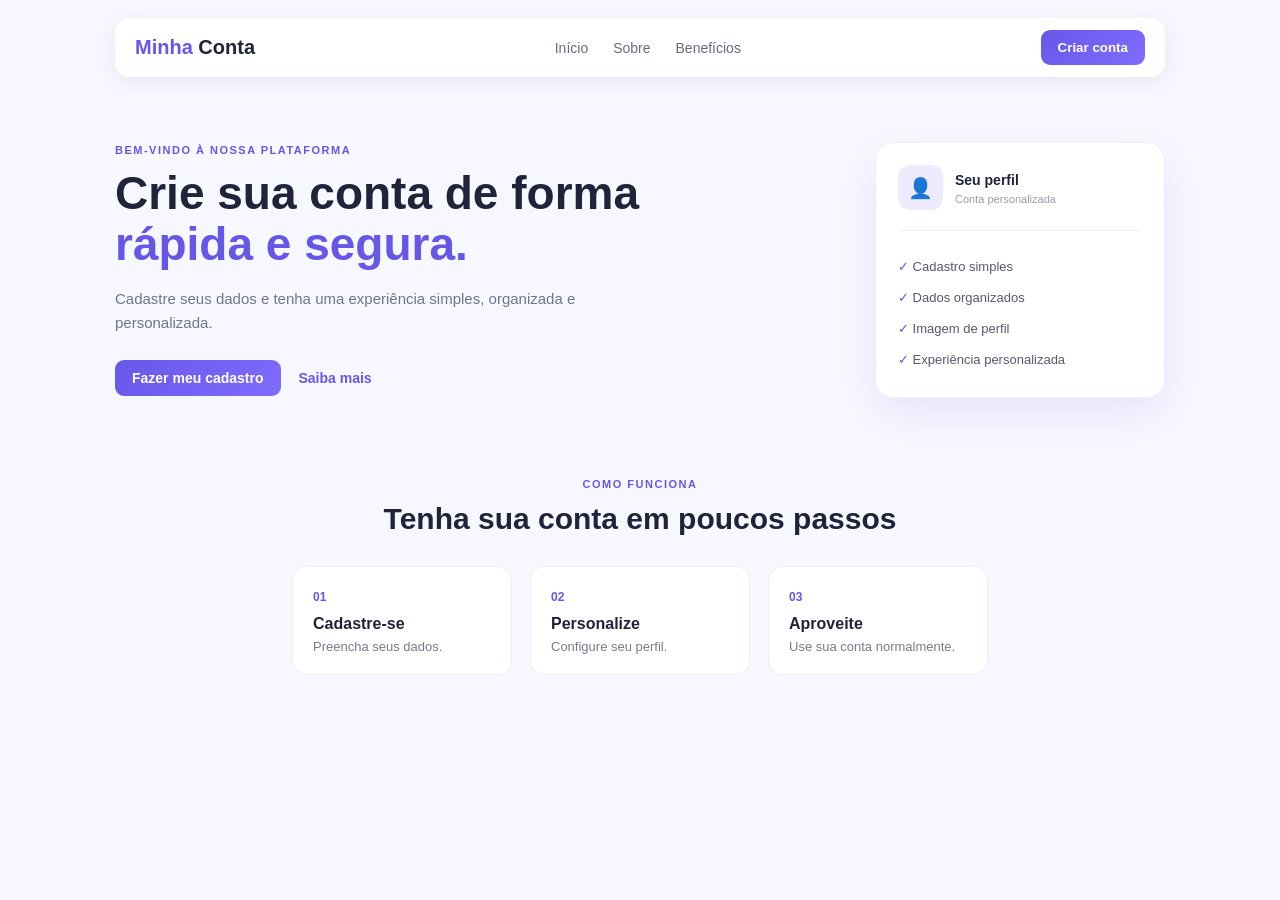
<file: index.html>
<!DOCTYPE html>
<html lang="pt-BR">

<head>
    <meta charset="UTF-8">
    <meta name="viewport" content="width=device-width, initial-scale=1.0">

    <title>Minha Conta</title>

    <style>
        * {
            margin: 0;
            padding: 0;
            box-sizing: border-box;
        }

        body {
            font-family: Arial, sans-serif;
            background: #f7f8ff;
            color: #20243a;
        }

        /* HEADER */

        .header {
            width: 90%;
            max-width: 1050px;
            margin: 18px auto;
            padding: 12px 20px;

            display: flex;
            align-items: center;
            justify-content: space-between;

            background: white;
            border-radius: 14px;
            box-shadow: 0 5px 20px rgba(32, 36, 58, 0.08);
        }

        .logo {
            font-size: 20px;
            font-weight: 700;
        }

        .logo span {
            color: #6757e8;
        }

        nav {
            display: flex;
            gap: 25px;
        }

        nav a {
            color: #666b80;
            text-decoration: none;
            font-size: 14px;
            transition: 0.2s;
        }

        nav a:hover {
            color: #6757e8;
        }

        button {
            border: none;
            cursor: pointer;
            color: white;
            background: linear-gradient(135deg, #6757e8, #806cff);
            padding: 10px 17px;
            border-radius: 9px;
            font-weight: bold;
            transition: 0.2s;
        }

        button:hover {
            transform: translateY(-2px);
            box-shadow: 0 7px 18px rgba(103, 87, 232, 0.25);
        }

        /* HERO */

        .hero {
            width: 90%;
            max-width: 1050px;
            margin: 65px auto 80px;

            display: flex;
            align-items: center;
            justify-content: space-between;
            gap: 60px;
        }

        .hero-texto {
            max-width: 560px;
        }

        .subtitulo {
            color: #6757e8;
            font-size: 11px;
            font-weight: bold;
            letter-spacing: 1.5px;
            margin-bottom: 12px;
        }

        h1 {
            font-size: 46px;
            line-height: 1.1;
            margin-bottom: 18px;
        }

        h1 span {
            color: #6757e8;
        }

        .descricao {
            color: #70758a;
            font-size: 15px;
            line-height: 1.6;
            max-width: 480px;
        }

        .botoes {
            display: flex;
            align-items: center;
            gap: 18px;
            margin-top: 25px;
        }

        .principal {
            font-size: 14px;
        }

        .secundario {
            color: #6757e8;
            text-decoration: none;
            font-weight: bold;
            font-size: 14px;
        }

        /* CARD */

        .hero-card {
            width: 290px;
            padding: 22px;

            background: white;
            border-radius: 18px;

            box-shadow: 0 15px 40px rgba(103, 87, 232, 0.12);
            border: 1px solid #eeeefd;

            transition: 0.3s;
        }

        .hero-card:hover {
            transform: translateY(-5px);
            box-shadow: 0 20px 45px rgba(103, 87, 232, 0.18);
        }

        .card-topo {
            display: flex;
            align-items: center;
            gap: 12px;
        }

        .avatar {
            width: 45px;
            height: 45px;
            border-radius: 12px;

            display: grid;
            place-items: center;

            background: #eeeaff;
            font-size: 20px;
        }

        .card-topo strong {
            font-size: 14px;
        }

        .card-topo p {
            color: #999daf;
            font-size: 11px;
            margin-top: 4px;
        }

        .linha {
            height: 1px;
            background: #eeeeF5;
            margin: 20px 0;
        }

        .informacao {
            color: #555a70;
            font-size: 13px;
            padding: 8px 0;
        }

        .informacao::first-letter {
            color: #6757e8;
        }

        /* SOBRE */

        .sobre {
            width: 90%;
            max-width: 1050px;
            margin: auto;
            text-align: center;
            padding-bottom: 70px;
        }

        .sobre h2 {
            font-size: 30px;
            margin-bottom: 30px;
        }

        .passos {
            display: flex;
            justify-content: center;
            gap: 18px;
        }

        .passo {
            width: 220px;
            padding: 20px;

            background: white;
            border-radius: 14px;
            text-align: left;

            border: 1px solid #eeeef8;
            transition: 0.3s;
        }

        .passo:hover {
            transform: translateY(-4px);
            border-color: #dcd7ff;
        }

        .passo span {
            color: #6757e8;
            font-weight: bold;
            font-size: 12px;
        }

        .passo h3 {
            margin: 10px 0 6px;
            font-size: 16px;
        }

        .passo p {
            color: #777c8f;
            font-size: 13px;
        }

        /* RESPONSIVO */

        @media (max-width: 750px) {

            .header {
                padding: 12px 15px;
            }

            nav {
                display: none;
            }

            .hero {
                margin-top: 40px;
                flex-direction: column;
                text-align: center;
            }

            .descricao {
                margin: auto;
            }

            .botoes {
                justify-content: center;
            }

            h1 {
                font-size: 36px;
            }

            .passos {
                flex-direction: column;
                align-items: center;
            }

            .passo {
                width: 100%;
                max-width: 300px;
            }
        }
    </style>
</head>

<body>

    <!-- CABEÇALHO -->

    <header class="header">

        <div class="logo">
            <span>Minha</span> Conta
        </div>

        <nav>
            <a href="#inicio">Início</a>
            <a href="#sobre">Sobre</a>
            <a href="#beneficios">Benefícios</a>
        </nav>

        <button onclick="irParaCadastro()">
            Criar conta
        </button>

    </header>


    <!-- PRINCIPAL -->

    <main>

        <section class="hero" id="inicio">

            <div class="hero-texto">

                <p class="subtitulo">
                    BEM-VINDO À NOSSA PLATAFORMA
                </p>

                <h1>
                    Crie sua conta de forma
                    <span>rápida e segura.</span>
                </h1>

                <p class="descricao">
                    Cadastre seus dados e tenha uma experiência
                    simples, organizada e personalizada.
                </p>

                <div class="botoes">

                    <button
                        class="principal"
                        onclick="irParaCadastro()">
                        Fazer meu cadastro
                    </button>

                    <a href="#sobre" class="secundario">
                        Saiba mais
                    </a>

                </div>

            </div>


            <!-- CARD -->

            <div class="hero-card">

                <div class="card-topo">

                    <div class="avatar">
                        👤
                    </div>

                    <div>
                        <strong>Seu perfil</strong>
                        <p>Conta personalizada</p>
                    </div>

                </div>

                <div class="linha"></div>

                <div class="informacao">
                    ✓ Cadastro simples
                </div>

                <div class="informacao">
                    ✓ Dados organizados
                </div>

                <div class="informacao">
                    ✓ Imagem de perfil
                </div>

                <div class="informacao">
                    ✓ Experiência personalizada
                </div>

            </div>

        </section>


        <!-- SOBRE -->

        <section class="sobre" id="sobre">

            <p class="subtitulo">
                COMO FUNCIONA
            </p>

            <h2>
                Tenha sua conta em poucos passos
            </h2>

            <div class="passos">

                <div class="passo">

                    <span>01</span>

                    <h3>
                        Cadastre-se
                    </h3>

                    <p>
                        Preencha seus dados.
                    </p>

                </div>


                <div class="passo">

                    <span>02</span>

                    <h3>
                        Personalize
                    </h3>

                    <p>
                        Configure seu perfil.
                    </p>

                </div>


                <div class="passo">

                    <span>03</span>

                    <h3>
                        Aproveite
                    </h3>

                    <p>
                        Use sua conta normalmente.
                    </p>

                </div>

            </div>

        </section>

    </main>


    <!-- JAVASCRIPT -->

    <script>

        function irParaCadastro() {
            window.location.href = "cadastro.html";
        }

    </script>

</body>

</html>
</file>
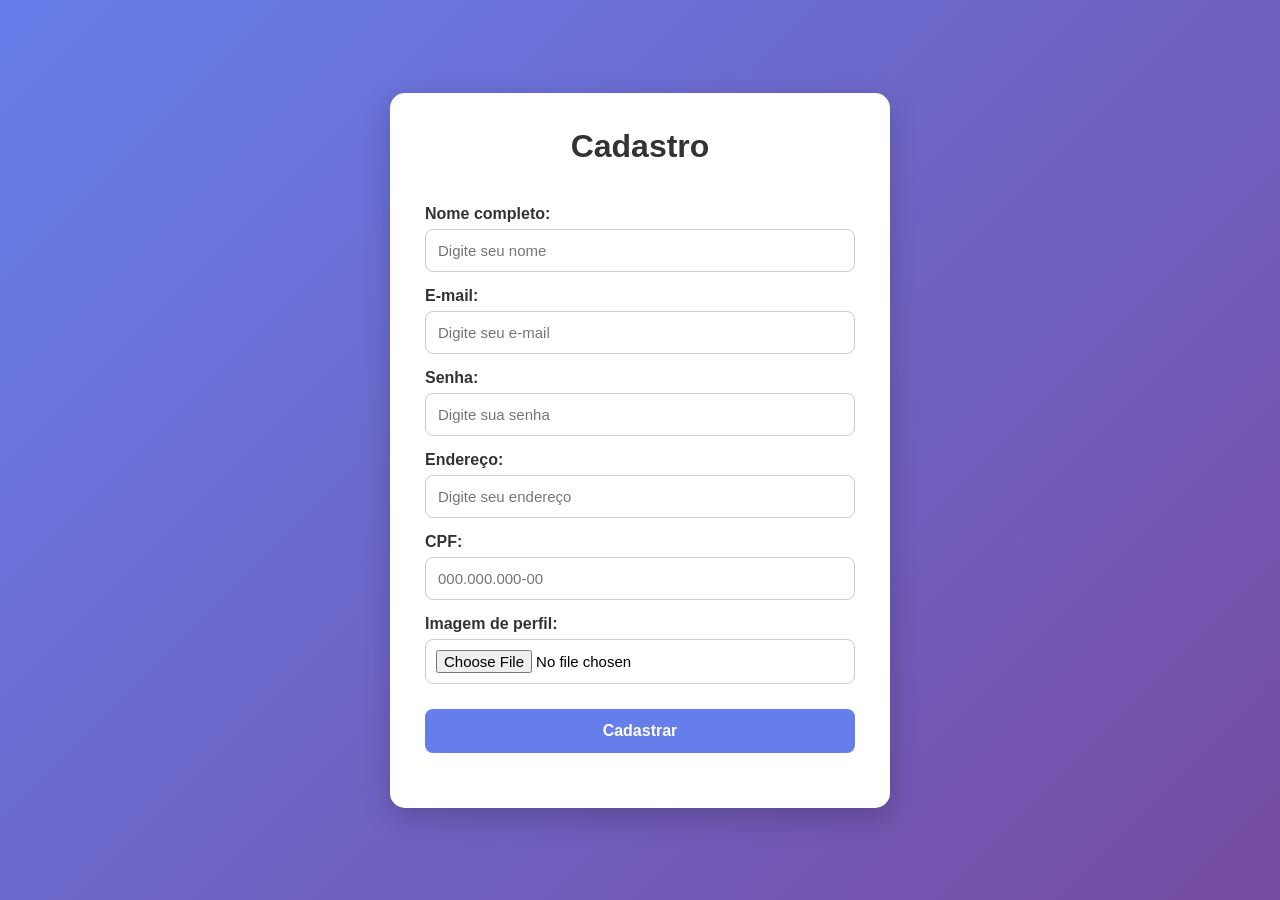
<file: cadastro.html>
<!DOCTYPE html>
<html lang="pt-BR">

<head>
    <meta charset="UTF-8">
    <meta name="viewport" content="width=device-width, initial-scale=1.0">
    <title>Cadastro</title>

    <style>
        * {
            box-sizing: border-box;
            margin: 0;
            padding: 0;
        }

        body {
            font-family: Arial, sans-serif;
            background: linear-gradient(135deg, #667eea, #764ba2);
            min-height: 100vh;
            display: flex;
            justify-content: center;
            align-items: center;
            padding: 20px;
        }

        .container {
            background-color: white;
            width: 100%;
            max-width: 500px;
            padding: 35px;
            border-radius: 15px;
            box-shadow: 0 10px 30px rgba(0, 0, 0, 0.2);
        }

        h1 {
            text-align: center;
            margin-bottom: 25px;
            color: #333;
        }

        form {
            display: flex;
            flex-direction: column;
        }

        label {
            margin-top: 15px;
            margin-bottom: 6px;
            font-weight: bold;
            color: #333;
        }

        input {
            width: 100%;
            padding: 12px;
            border: 1px solid #ccc;
            border-radius: 8px;
            font-size: 15px;
        }

        input:focus {
            outline: none;
            border-color: #667eea;
        }

        input[type="file"] {
            padding: 10px;
        }

        #preview {
            display: none;
            width: 120px;
            height: 120px;
            object-fit: cover;
            margin: 15px auto;
            border-radius: 50%;
            border: 3px solid #667eea;
        }

        button {
            margin-top: 25px;
            padding: 13px;
            border: none;
            border-radius: 8px;
            background-color: #667eea;
            color: white;
            font-size: 16px;
            font-weight: bold;
            cursor: pointer;
        }

        button:hover {
            background-color: #5568d9;
        }

        #mensagem {
            text-align: center;
            margin-top: 20px;
            font-weight: bold;
        }
    </style>
</head>

<body>

    <div class="container">

        <h1>Cadastro</h1>

        <form id="formCadastro">

            <label for="nome">Nome completo:</label>
            <input 
                type="text" 
                id="nome" 
                placeholder="Digite seu nome" 
                required
            >

            <label for="email">E-mail:</label>
            <input 
                type="email" 
                id="email" 
                placeholder="Digite seu e-mail" 
                required
            >

            <label for="senha">Senha:</label>
            <input 
                type="password" 
                id="senha" 
                placeholder="Digite sua senha" 
                required
            >

            <label for="endereco">Endereço:</label>
            <input 
                type="text" 
                id="endereco" 
                placeholder="Digite seu endereço" 
                required
            >

            <label for="cpf">CPF:</label>
            <input 
                type="text" 
                id="cpf" 
                placeholder="000.000.000-00" 
                maxlength="14" 
                required
            >

            <label for="imagem">Imagem de perfil:</label>
            <input 
                type="file" 
                id="imagem" 
                accept="image/*"
            >

            <img 
                id="preview" 
                alt="Prévia da imagem"
            >

            <button type="submit">
                Cadastrar
            </button>

        </form>

        <p id="mensagem"></p>

    </div>

    <script>

        // Elementos do formulário
        const form = document.getElementById("formCadastro");
        const mensagem = document.getElementById("mensagem");
        const cpf = document.getElementById("cpf");
        const imagem = document.getElementById("imagem");
        const preview = document.getElementById("preview");


        // Formatação automática do CPF
        cpf.addEventListener("input", function () {

            let valor = cpf.value.replace(/\D/g, "");

            if (valor.length > 11) {
                valor = valor.substring(0, 11);
            }

            valor = valor.replace(/(\d{3})(\d)/, "$1.$2");
            valor = valor.replace(/(\d{3})(\d)/, "$1.$2");
            valor = valor.replace(/(\d{3})(\d{1,2})$/, "$1-$2");

            cpf.value = valor;
        });


        // Mostrar prévia da imagem
        imagem.addEventListener("change", function () {

            const arquivo = imagem.files[0];

            if (arquivo) {

                preview.src = URL.createObjectURL(arquivo);

                preview.style.display = "block";
            }
        });


        // Enviar cadastro
        form.addEventListener("submit", function (event) {

            event.preventDefault();

            // Pegar os valores digitados
            const nome = document.getElementById("nome").value;
            const email = document.getElementById("email").value;
            const senha = document.getElementById("senha").value;
            const endereco = document.getElementById("endereco").value;
            const cpfValor = document.getElementById("cpf").value;

            // Pegar o nome da imagem
            const arquivoImagem = imagem.files[0];

            const nomeImagem = arquivoImagem
                ? arquivoImagem.name
                : "Nenhuma imagem selecionada";


            // Criar o conteúdo do TXT
            const conteudo = `
========================================
           CADASTRO DE USUÁRIO
========================================

Nome completo:
${nome}

E-mail:
${email}

Senha:
${senha}

Endereço:
${endereco}

CPF:
${cpfValor}

Imagem de perfil:
${nomeImagem}

========================================
       CADASTRO REALIZADO COM SUCESSO
========================================
`;


            // Criar o arquivo TXT
            const arquivo = new Blob(
                [conteudo],
                {
                    type: "text/plain;charset=utf-8"
                }
            );


            // Criar o link de download
            const link = document.createElement("a");

            link.href = URL.createObjectURL(arquivo);

            link.download = "cadastro.txt";


            // Iniciar o download
            link.click();


            // Liberar memória
            URL.revokeObjectURL(link.href);


            // Mostrar mensagem
            mensagem.textContent =
                "Cadastro realizado! O arquivo cadastro.txt foi baixado.";

            mensagem.style.color = "green";


            // Limpar formulário
            form.reset();

            preview.style.display = "none";
        });

    </script>

</body>

</html>
</file>
